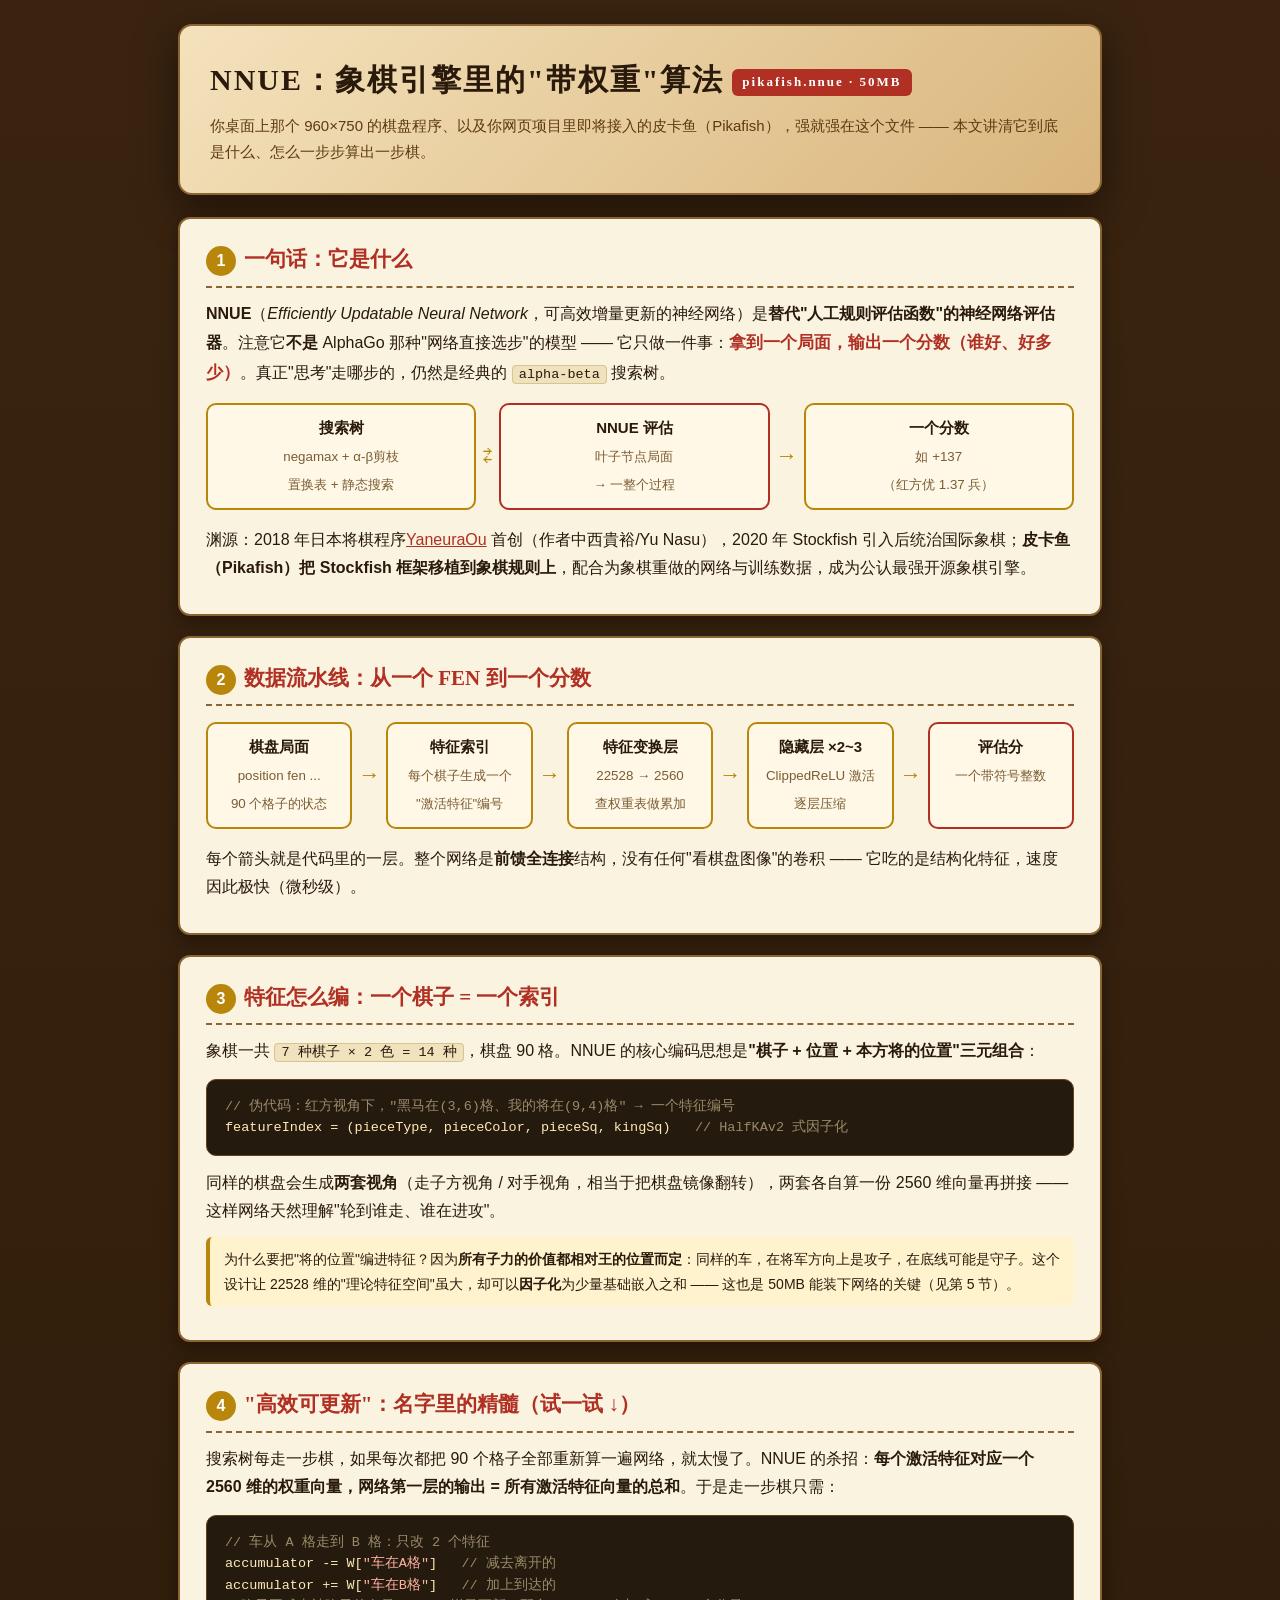
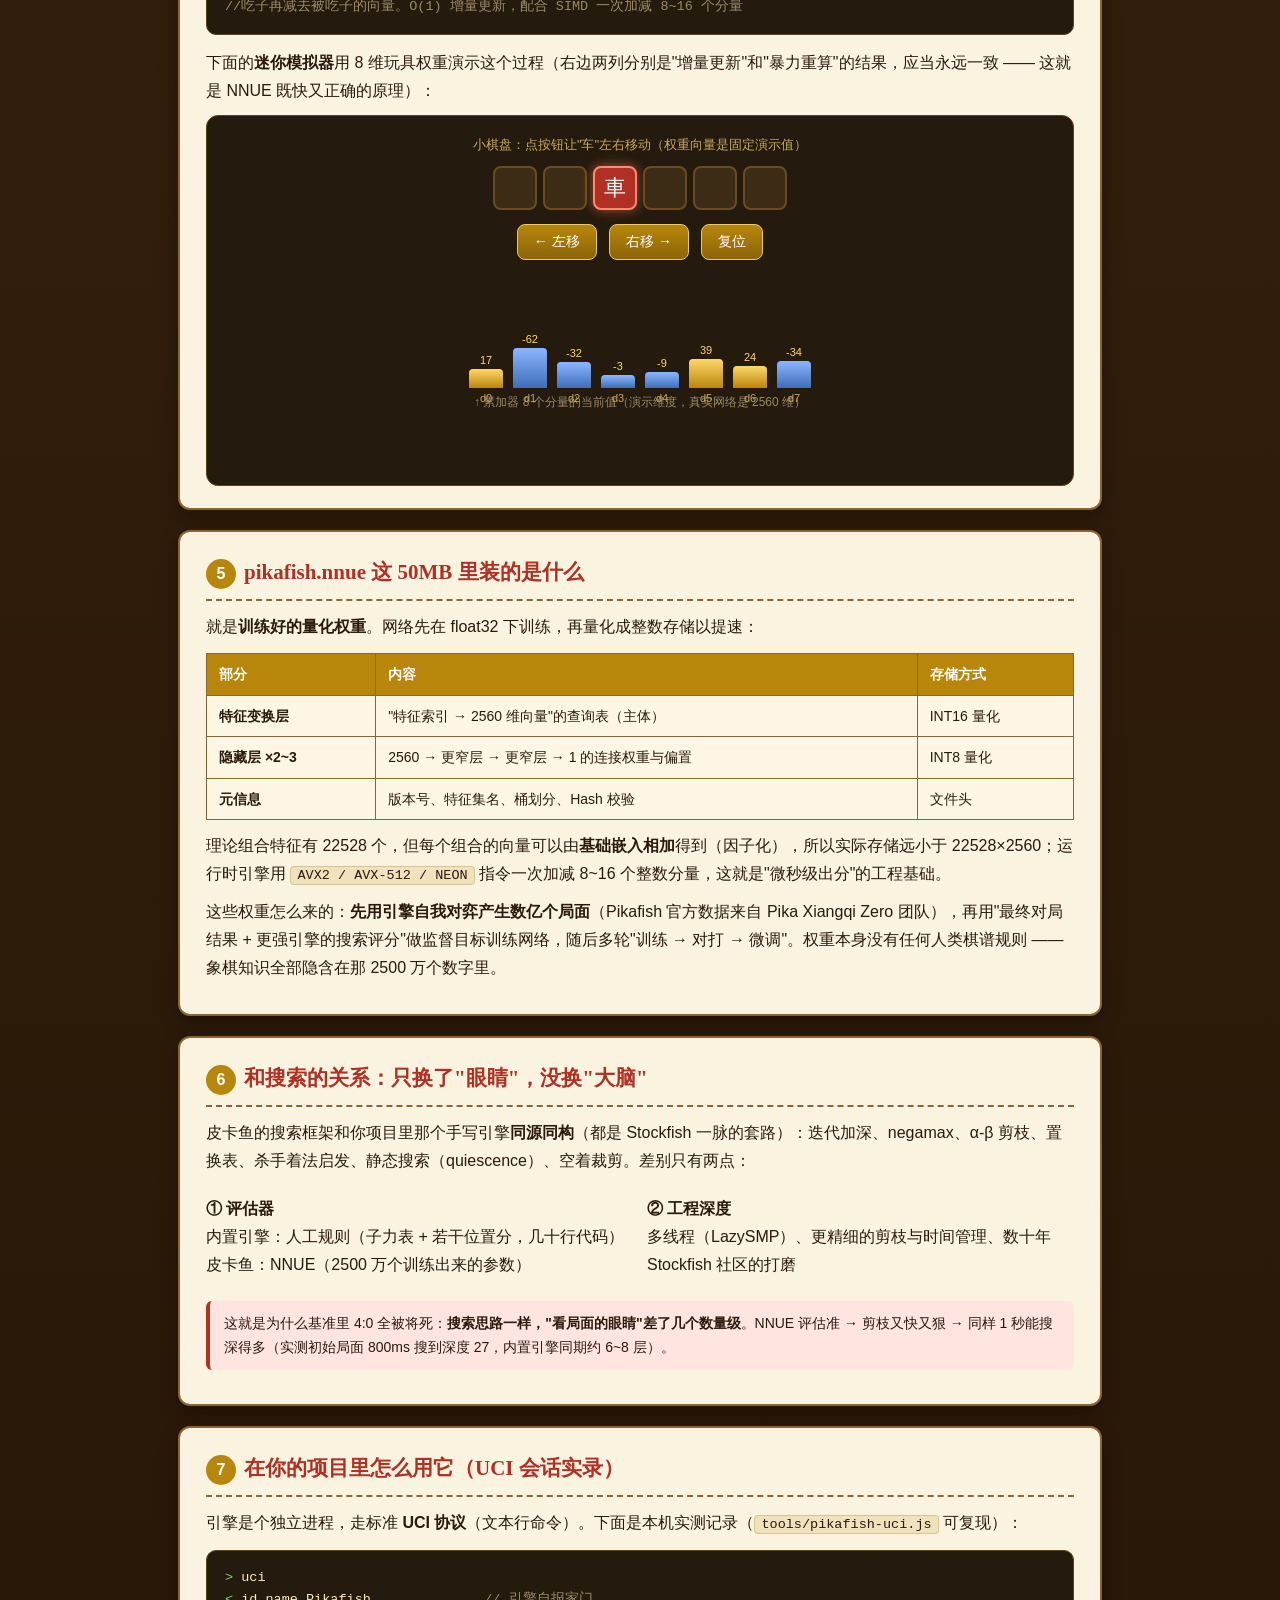
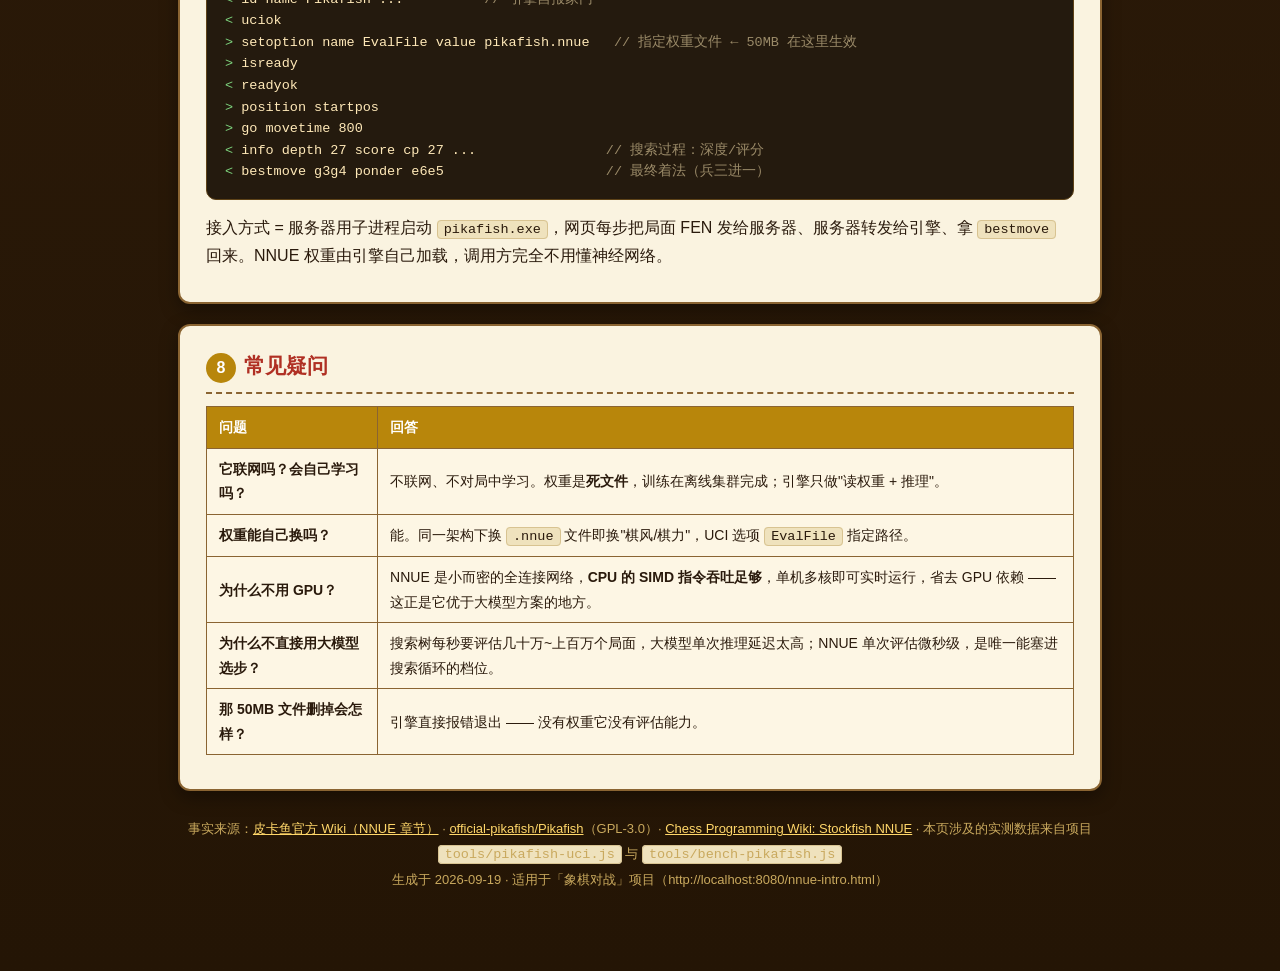
<file: public/nnue-intro.html>
<!DOCTYPE html>
<html lang="zh-CN">
<head>
<meta charset="UTF-8">
<meta name="viewport" content="width=device-width, initial-scale=1">
<title>NNUE 是怎么实现的 · 象棋引擎里的"权重算法"</title>
<style>
  :root{
    --ink:#2a1a0c; --paper:#f4e7cb; --card:#faf3e0; --line:#8a6432;
    --gold:#b8860b; --red:#b03024; --green:#3f7d3f; --dim:#7a5c34;
  }
  *{box-sizing:border-box}
  body{margin:0;font-family:"Microsoft YaHei","PingFang SC",sans-serif;background:linear-gradient(180deg,#3a2410,#241505);color:var(--ink);line-height:1.75}
  .wrap{max-width:960px;margin:0 auto;padding:24px 18px 80px}
  header{background:linear-gradient(135deg,#f4e2bc,#d9b57c);border-radius:14px;padding:28px 30px;margin-bottom:22px;box-shadow:0 12px 40px rgba(0,0,0,.5);border:2px solid var(--line)}
  header h1{margin:0 0 6px;font-size:30px;font-family:"KaiTi","STKaiti",serif;letter-spacing:2px}
  header .sub{color:#5e3a12;font-size:15px}
  header .badge{display:inline-block;background:var(--red);color:#fff;border-radius:6px;padding:2px 10px;font-size:13px;margin-left:8px;vertical-align:4px}
  section{background:var(--card);border:2px solid var(--line);border-radius:12px;padding:22px 26px;margin-bottom:20px;box-shadow:0 6px 18px rgba(0,0,0,.35)}
  h2{margin:0 0 12px;font-size:21px;font-family:"KaiTi","STKaiti",serif;color:var(--red);border-bottom:2px dashed var(--line);padding-bottom:8px}
  h2 .n{display:inline-block;width:30px;height:30px;border-radius:50%;background:var(--gold);color:#fff;text-align:center;line-height:30px;font-size:16px;margin-right:8px;font-family:sans-serif}
  p{margin:10px 0}
  code,.mono{font-family:Consolas,Monaco,monospace;background:#efe2bd;border:1px solid #d8c391;border-radius:4px;padding:1px 6px;font-size:13.5px}
  pre{background:#241a0e;color:#ffe9b8;border-radius:10px;padding:16px 18px;overflow-x:auto;font-family:Consolas,monospace;font-size:13.5px;line-height:1.6;border:1px solid #5e4318}
  pre .k{color:#7fd67f} pre .c{color:#9a8a68} pre .s{color:#ffb0a0}
  table{border-collapse:collapse;width:100%;margin:12px 0;font-size:14px}
  th,td{border:1px solid var(--line);padding:8px 12px;text-align:left;background:#fdf6e4}
  th{background:var(--gold);color:#fff}
  tr td:first-child{font-weight:700}
  .flow{display:flex;flex-wrap:wrap;gap:6px;align-items:stretch;margin:16px 0}
  .flow .node{flex:1 1 130px;background:#fff8e6;border:2px solid var(--gold);border-radius:10px;padding:10px 12px;text-align:center;min-width:120px}
  .flow .node b{display:block;font-size:15px}
  .flow .node small{color:var(--dim)}
  .flow .arr{align-self:center;font-size:22px;color:var(--gold)}
  .note{background:#fff3cd;border-left:4px solid var(--gold);border-radius:6px;padding:10px 14px;margin:12px 0;font-size:14px}
  .warn{background:#ffe4e0;border-left:4px solid var(--red)}
  .grid2{display:grid;grid-template-columns:1fr 1fr;gap:14px}
  @media(max-width:700px){.grid2{grid-template-columns:1fr}}
  /* 迷你累加器演示 */
  .demo{background:#241a0e;border-radius:12px;padding:18px;color:#ffe9b8;border:1px solid #5e4318}
  .demo .cells{display:flex;gap:6px;justify-content:center;margin:10px 0}
  .demo .cell{width:44px;height:44px;border-radius:8px;background:#3d2c15;border:2px solid #6b4c22;display:flex;align-items:center;justify-content:center;font-size:22px;cursor:default}
  .demo .cell.chariot{background:var(--red);border-color:#ff8a70;color:#fff;box-shadow:0 0 12px rgba(255,120,80,.6)}
  .demo .bars{display:flex;gap:10px;align-items:flex-end;height:110px;margin:14px 0 4px;justify-content:center}
  .demo .bar{width:34px;background:linear-gradient(180deg,#ffd76a,#b8860b);border-radius:4px 4px 0 0;position:relative;transition:height .35s}
  .demo .bar span{position:absolute;bottom:-20px;left:50%;transform:translateX(-50%);font-size:11px;color:#c9a95e}
  .demo .bar .v{position:absolute;top:-18px;width:100%;text-align:center;font-size:11px;color:#ffd76a}
  .demo button{background:linear-gradient(180deg,#b8860b,#8a6508);border:1px solid #e8c96a;color:#fff;border-radius:8px;padding:8px 16px;font-size:14px;cursor:pointer;margin:4px}
  .demo button:hover{filter:brightness(1.15)}
  .demo .log{font-family:Consolas,monospace;font-size:12px;color:#9fe08a;min-height:44px;margin-top:10px;white-space:pre-wrap}
  .diff{color:#7fd67f} .same{color:#9ab7e8}
  footer{color:#c9a95e;text-align:center;font-size:13px;margin-top:26px;line-height:1.9}
  footer a{color:#ffd76a}
  .big{font-size:17px;font-weight:700;color:var(--red)}
</style>
</head>
<body>
<div class="wrap">

<header>
  <h1>NNUE：象棋引擎里的"带权重"算法<span class="badge">pikafish.nnue · 50MB</span></h1>
  <div class="sub">你桌面上那个 960×750 的棋盘程序、以及你网页项目里即将接入的皮卡鱼（Pikafish），强就强在这个文件 —— 本文讲清它到底是什么、怎么一步步算出一步棋。</div>
</header>

<!-- 1 -->
<section>
  <h2><span class="n">1</span>一句话：它是什么</h2>
  <p><b>NNUE</b>（<i>Efficiently Updatable Neural Network</i>，可高效增量更新的神经网络）是<b>替代"人工规则评估函数"的神经网络评估器</b>。注意它<b>不是</b> AlphaGo 那种"网络直接选步"的模型 —— 它只做一件事：<span class="big">拿到一个局面，输出一个分数（谁好、好多少）</span>。真正"思考"走哪步的，仍然是经典的 <code>alpha-beta</code> 搜索树。</p>
  <div class="flow">
    <div class="node"><b>搜索树</b><small>negamax + α-β剪枝<br>置换表 + 静态搜索</small></div>
    <div class="arr">⇄</div>
    <div class="node" style="border-color:var(--red)"><b>NNUE 评估</b><small>叶子节点局面<br>→ 一整个过程</small></div>
    <div class="arr">→</div>
    <div class="node"><b>一个分数</b><small>如 +137<br>（红方优 1.37 兵）</small></div>
  </div>
  <p>渊源：2018 年日本将棋程序<a href="https://ja.wikipedia.org/wiki/NNUE" style="color:var(--red)">YaneuraOu</a> 首创（作者中西貴裕/Yu Nasu），2020 年 Stockfish 引入后统治国际象棋；<b>皮卡鱼（Pikafish）把 Stockfish 框架移植到象棋规则上</b>，配合为象棋重做的网络与训练数据，成为公认最强开源象棋引擎。</p>
</section>

<!-- 2 -->
<section>
  <h2><span class="n">2</span>数据流水线：从一个 FEN 到一个分数</h2>
  <div class="flow">
    <div class="node"><b>棋盘局面</b><small>position fen ...<br>90 个格子的状态</small></div>
    <div class="arr">→</div>
    <div class="node"><b>特征索引</b><small>每个棋子生成一个<br>"激活特征"编号</small></div>
    <div class="arr">→</div>
    <div class="node"><b>特征变换层</b><small>22528 → 2560<br>查权重表做累加</small></div>
    <div class="arr">→</div>
    <div class="node"><b>隐藏层 ×2~3</b><small>ClippedReLU 激活<br>逐层压缩</small></div>
    <div class="arr">→</div>
    <div class="node" style="border-color:var(--red)"><b>评估分</b><small>一个带符号整数</small></div>
  </div>
  <p>每个箭头就是代码里的一层。整个网络是<b>前馈全连接</b>结构，没有任何"看棋盘图像"的卷积 —— 它吃的是结构化特征，速度因此极快（微秒级）。</p>
</section>

<!-- 3 -->
<section>
  <h2><span class="n">3</span>特征怎么编：一个棋子 = 一个索引</h2>
  <p>象棋一共 <code>7 种棋子 × 2 色 = 14 种</code>，棋盘 90 格。NNUE 的核心编码思想是<b>"棋子 + 位置 + 本方将的位置"三元组合</b>：</p>
  <pre><span class="c">// 伪代码：红方视角下，"黑马在(3,6)格、我的将在(9,4)格" → 一个特征编号</span>
featureIndex = (pieceType, pieceColor, pieceSq, kingSq)   <span class="c">// HalfKAv2 式因子化</span></pre>
  <p>同样的棋盘会生成<b>两套视角</b>（走子方视角 / 对手视角，相当于把棋盘镜像翻转），两套各自算一份 2560 维向量再拼接 —— 这样网络天然理解"轮到谁走、谁在进攻"。</p>
  <div class="note">为什么要把"将的位置"编进特征？因为<b>所有子力的价值都相对王的位置而定</b>：同样的车，在将军方向上是攻子，在底线可能是守子。这个设计让 22528 维的"理论特征空间"虽大，却可以<b>因子化</b>为少量基础嵌入之和 —— 这也是 50MB 能装下网络的关键（见第 5 节）。</div>
</section>

<!-- 4 -->
<section>
  <h2><span class="n">4</span>"高效可更新"：名字里的精髓（试一试 ↓）</h2>
  <p>搜索树每走一步棋，如果每次都把 90 个格子全部重新算一遍网络，就太慢了。NNUE 的杀招：<b>每个激活特征对应一个 2560 维的权重向量，网络第一层的输出 = 所有激活特征向量的<b>总和</b></b>。于是走一步棋只需：</p>
  <pre><span class="c">// 车从 A 格走到 B 格：只改 2 个特征</span>
accumulator -= W[<span class="s">"车在A格"</span>]   <span class="c">// 减去离开的</span>
accumulator += W[<span class="s">"车在B格"</span>]   <span class="c">// 加上到达的</span>
<span class="c">//吃子再减去被吃子的向量。O(1) 增量更新，配合 SIMD 一次加减 8~16 个分量</span></pre>
  <p>下面的<b>迷你模拟器</b>用 8 维玩具权重演示这个过程（右边两列分别是"增量更新"和"暴力重算"的结果，应当永远一致 —— 这就是 NNUE 既快又正确的原理）：</p>
  <div class="demo">
    <div style="text-align:center;color:#c9a95e;font-size:13px">小棋盘：点按钮让"车"左右移动（权重向量是固定演示值）</div>
    <div class="cells" id="d-cells"></div>
    <div style="text-align:center">
      <button id="d-left">← 左移</button>
      <button id="d-right">右移 →</button>
      <button id="d-reset">复位</button>
    </div>
    <div class="bars" id="d-bars"></div>
    <div style="text-align:center;font-size:12px;color:#9a8a68">↑ 累加器 8 个分量的当前值（演示维度，真实网络是 2560 维）</div>
    <div class="log" id="d-log"></div>
  </div>
</section>

<!-- 5 -->
<section>
  <h2><span class="n">5</span>pikafish.nnue 这 50MB 里装的是什么</h2>
  <p>就是<b>训练好的量化权重</b>。网络先在 float32 下训练，再量化成整数存储以提速：</p>
  <table>
    <tr><th>部分</th><th>内容</th><th>存储方式</th></tr>
    <tr><td>特征变换层</td><td>"特征索引 → 2560 维向量"的查询表（主体）</td><td>INT16 量化</td></tr>
    <tr><td>隐藏层 ×2~3</td><td>2560 → 更窄层 → 更窄层 → 1 的连接权重与偏置</td><td>INT8 量化</td></tr>
    <tr><td>元信息</td><td>版本号、特征集名、桶划分、Hash 校验</td><td>文件头</td></tr>
  </table>
  <p>理论组合特征有 22528 个，但每个组合的向量可以由<b>基础嵌入相加</b>得到（因子化），所以实际存储远小于 22528×2560；运行时引擎用 <code>AVX2 / AVX-512 / NEON</code> 指令一次加减 8~16 个整数分量，这就是"微秒级出分"的工程基础。</p>
  <p>这些权重怎么来的：<b>先用引擎自我对弈产生数亿个局面</b>（Pikafish 官方数据来自 Pika Xiangqi Zero 团队），再用"最终对局结果 + 更强引擎的搜索评分"做监督目标训练网络，随后多轮"训练 → 对打 → 微调"。权重本身没有任何人类棋谱规则 —— 象棋知识全部隐含在那 2500 万个数字里。</p>
</section>

<!-- 6 -->
<section>
  <h2><span class="n">6</span>和搜索的关系：只换了"眼睛"，没换"大脑"</h2>
  <p>皮卡鱼的搜索框架和你项目里那个手写引擎<b>同源同构</b>（都是 Stockfish 一脉的套路）：迭代加深、negamax、α-β 剪枝、置换表、杀手着法启发、静态搜索（quiescence）、空着裁剪。差别只有两点：</p>
  <div class="grid2">
    <div><p><b>① 评估器</b><br>内置引擎：人工规则（子力表 + 若干位置分，几十行代码）<br>皮卡鱼：NNUE（2500 万个训练出来的参数）</p></div>
    <div><p><b>② 工程深度</b><br>多线程（LazySMP）、更精细的剪枝与时间管理、数十年 Stockfish 社区的打磨</p></div>
  </div>
  <div class="note warn">这就是为什么基准里 4:0 全被将死：<b>搜索思路一样，"看局面的眼睛"差了几个数量级</b>。NNUE 评估准 → 剪枝又快又狠 → 同样 1 秒能搜深得多（实测初始局面 800ms 搜到深度 27，内置引擎同期约 6~8 层）。</div>
</section>

<!-- 7 -->
<section>
  <h2><span class="n">7</span>在你的项目里怎么用它（UCI 会话实录）</h2>
  <p>引擎是个独立进程，走标准 <b>UCI 协议</b>（文本行命令）。下面是本机实测记录（<code>tools/pikafish-uci.js</code> 可复现）：</p>
  <pre><span class="k">></span> uci
<span class="k">&lt;</span> id name Pikafish ...          <span class="c">// 引擎自报家门</span>
<span class="k">&lt;</span> uciok
<span class="k">></span> setoption name EvalFile value pikafish.nnue   <span class="c">// 指定权重文件 ← 50MB 在这里生效</span>
<span class="k">></span> isready
<span class="k">&lt;</span> readyok
<span class="k">></span> position startpos
<span class="k">></span> go movetime 800
<span class="k">&lt;</span> info depth 27 score cp 27 ...                <span class="c">// 搜索过程：深度/评分</span>
<span class="k">&lt;</span> bestmove g3g4 ponder e6e5                    <span class="c">// 最终着法（兵三进一）</span></pre>
  <p>接入方式 = 服务器用子进程启动 <code>pikafish.exe</code>，网页每步把局面 FEN 发给服务器、服务器转发给引擎、拿 <code>bestmove</code> 回来。NNUE 权重由引擎自己加载，调用方完全不用懂神经网络。</p>
</section>

<!-- 8 -->
<section>
  <h2><span class="n">8</span>常见疑问</h2>
  <table>
    <tr><th>问题</th><th>回答</th></tr>
    <tr><td>它联网吗？会自己学习吗？</td><td>不联网、不对局中学习。权重是<b>死文件</b>，训练在离线集群完成；引擎只做"读权重 + 推理"。</td></tr>
    <tr><td>权重能自己换吗？</td><td>能。同一架构下换 <code>.nnue</code> 文件即换"棋风/棋力"，UCI 选项 <code>EvalFile</code> 指定路径。</td></tr>
    <tr><td>为什么不用 GPU？</td><td>NNUE 是小而密的全连接网络，<b>CPU 的 SIMD 指令吞吐足够</b>，单机多核即可实时运行，省去 GPU 依赖 —— 这正是它优于大模型方案的地方。</td></tr>
    <tr><td>为什么不直接用大模型选步？</td><td>搜索树每秒要评估几十万~上百万个局面，大模型单次推理延迟太高；NNUE 单次评估微秒级，是唯一能塞进搜索循环的档位。</td></tr>
    <tr><td>那 50MB 文件删掉会怎样？</td><td>引擎直接报错退出 —— 没有权重它没有评估能力。</td></tr>
  </table>
</section>

<footer>
  事实来源：<a href="https://www.pikafish.com" target="_blank">皮卡鱼官方 Wiki（NNUE 章节）</a> ·
  <a href="https://github.com/official-pikafish/Pikafish" target="_blank">official-pikafish/Pikafish</a>（GPL-3.0）·
  <a href="https://www.chessprogramming.org/Stockfish_NNUE" target="_blank">Chess Programming Wiki: Stockfish NNUE</a> ·
  本页涉及的实测数据来自项目 <code>tools/pikafish-uci.js</code> 与 <code>tools/bench-pikafish.js</code><br>
  生成于 2026-09-19 · 适用于「象棋对战」项目（http://localhost:8080/nnue-intro.html）
</footer>

</div>
<script>
/* ===== 迷你累加器模拟器 ===== */
(function(){
  'use strict';
  var N = 6, DIM = 8, pos = 2;
  /* 固定伪随机权重：W[格] = 8维向量 */
  var W = [], seed = 20260919;
  function rnd(){ seed = (seed * 1103515245 + 12345) % 2147483648; return seed / 2147483648; }
  for (var i = 0; i < N; i++){ var v = []; for (var d = 0; d < DIM; d++) v.push(Math.round((rnd()*2-1)*100)); W.push(v); }
  var BIAS = []; for (var d2 = 0; d2 < DIM; d2++) BIAS.push(Math.round((rnd()*2-1)*40));

  var acc = [], accFull = [];
  function recompute(){ acc = []; for (var d = 0; d < DIM; d++){ var s = BIAS[d] + W[pos][d]; acc.push(s); } }
  function recomputeFull(){ accFull = []; for (var d = 0; d < DIM; d++){ var s = BIAS[d] + W[pos][d]; accFull.push(s); } }
  function clampInit(){ recompute(); accFull = acc.slice(); }
  clampInit();

  var cellsEl = document.getElementById('d-cells');
  function drawCells(){
    cellsEl.innerHTML = '';
    for (var i = 0; i < N; i++){
      var c = document.createElement('div');
      c.className = 'cell' + (i === pos ? ' chariot' : '');
      c.textContent = i === pos ? '車' : '';
      cellsEl.appendChild(c);
    }
  }
  var barsEl = document.getElementById('d-bars');
  function drawBars(){
    barsEl.innerHTML = '';
    for (var d = 0; d < DIM; d++){
      var b = document.createElement('div');
      b.className = 'bar';
      var h = 12 + Math.min(90, Math.abs(acc[d]) * 0.45);
      b.style.height = h + 'px';
      if (acc[d] < 0) b.style.background = 'linear-gradient(180deg,#8ab7ff,#3f6db7)';
      var v = document.createElement('div'); v.className = 'v'; v.textContent = acc[d];
      var s = document.createElement('span'); s.textContent = 'd' + d;
      b.appendChild(v); b.appendChild(s);
      barsEl.appendChild(b);
    }
  }
  var logEl = document.getElementById('d-log');
  var logs = [];
  function log(t, cls){
    logs.push('<span class="' + (cls||'') + '">' + t + '</span>');
    if (logs.length > 3) logs.shift();
    logEl.innerHTML = logs.join('<br>');
  }
  function move(delta){
    var np = pos + delta;
    if (np < 0 || np >= N){ log('到边界了，走不动'); return; }
    /* 增量更新：只加减 2 个向量 */
    for (var d = 0; d < DIM; d++) acc[d] += W[np][d] - W[pos][d];
    var old = pos; pos = np;
    recomputeFull();   /* 全量重算对照 */
    var same = JSON.stringify(acc) === JSON.stringify(accFull);
    drawCells(); drawBars();
    var wIn = W[np][Math.floor(DIM/2)], wOut = W[old][Math.floor(DIM/2)];
    log('增量: acc += W[' + np + '] − W[' + old + ']　' +
        '<span class="diff">增量结果=看条形图</span>　<span class="' + (same ? 'same' : 'diff') + '">全量重算核对: ' + (same ? '一致 ✓' : '不一致 ✗') + '</span>');
  }
  document.getElementById('d-left').onclick = function(){ move(-1); };
  document.getElementById('d-right').onclick = function(){ move(1); };
  document.getElementById('d-reset').onclick = function(){ pos = 2; clampInit(); drawCells(); drawBars(); logs = []; log('已复位'); };
  drawCells(); drawBars();
})();
</script>
</body>
</html>
</file>
